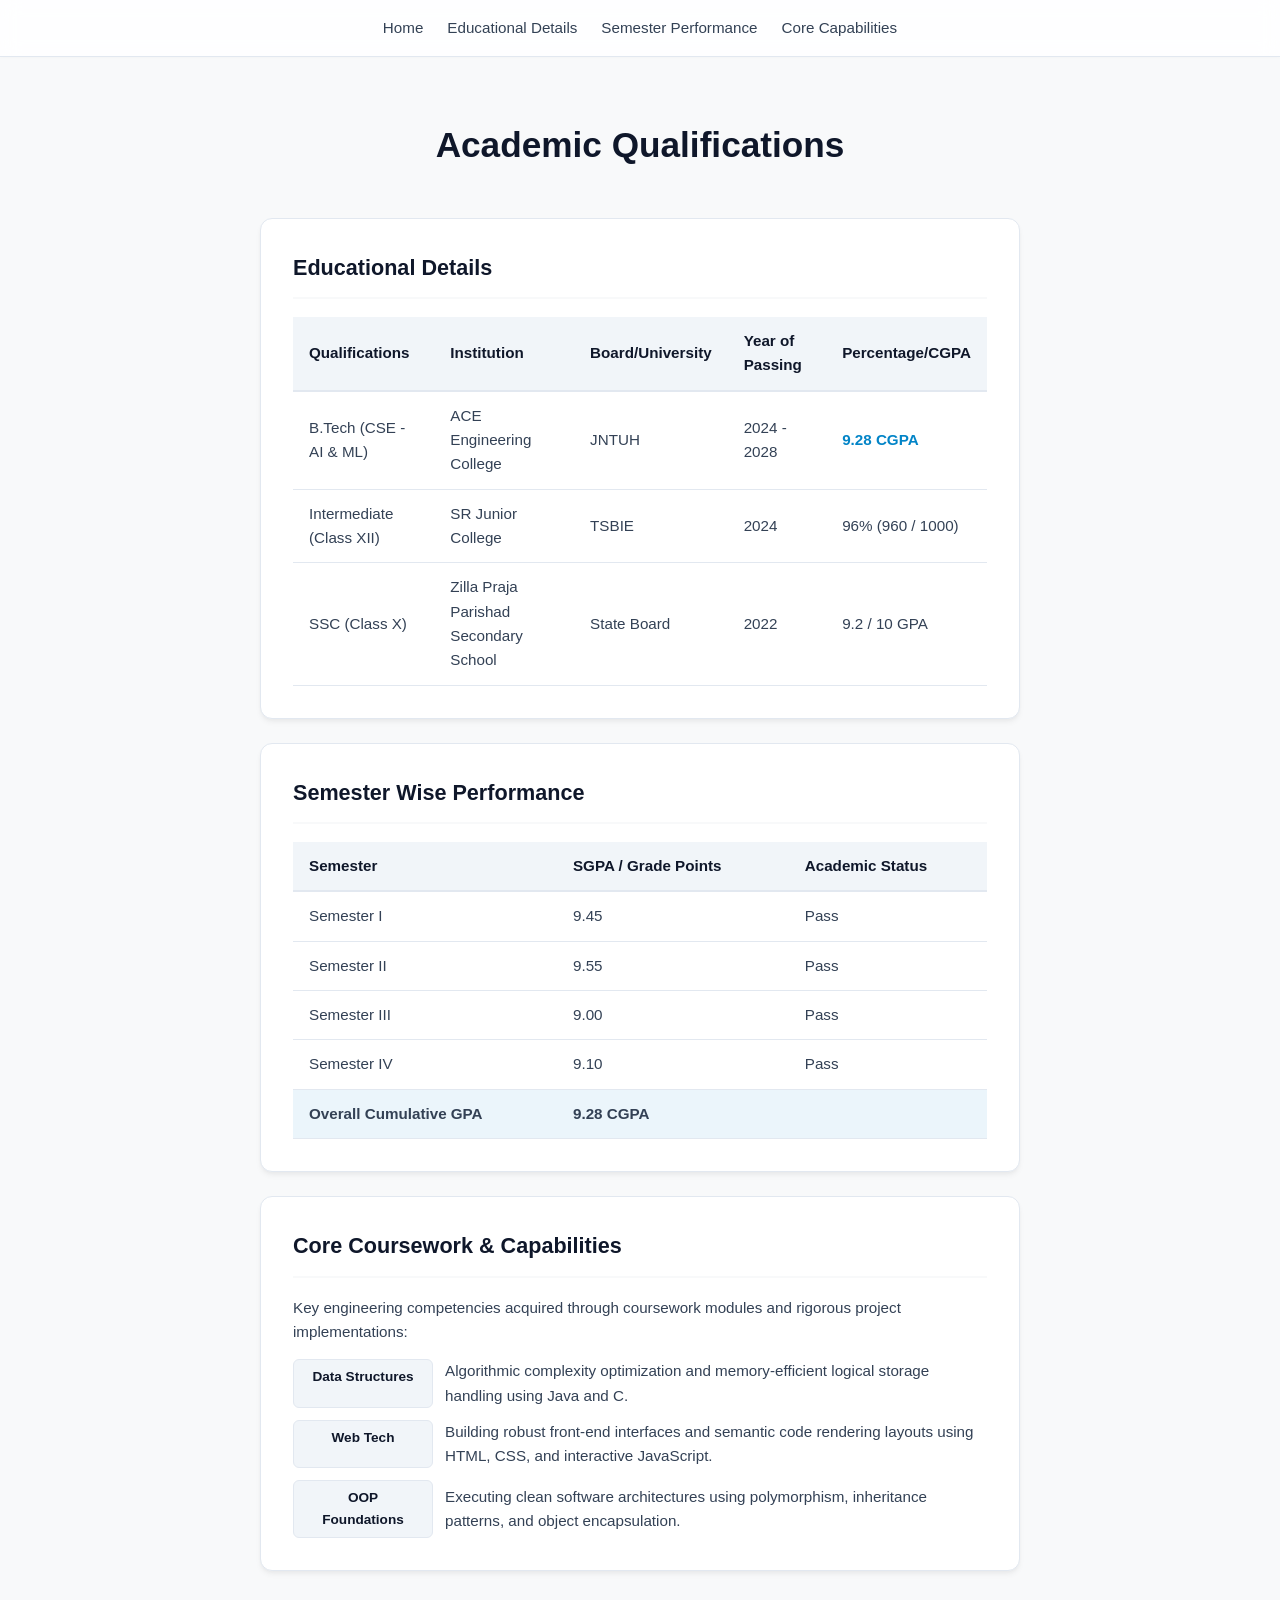
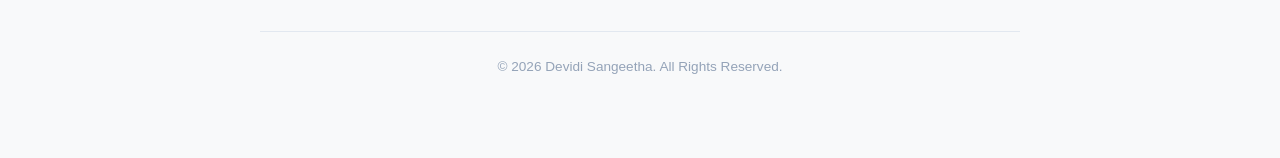
<file: education.html>
<!DOCTYPE html>
<html lang="en">
<head>
  <meta charset="UTF-8">
  <meta name="viewport" content="width=device-width, initial-scale=1.0">
  <title>Devidi Sangeetha | Education</title>
  <style>
    /* Modern Clean Light Theme Palette matching the Main Portfolio */
    :root {
      --bg-main: #f8f9fa;       
      --card-bg: #ffffff;       
      --border-color: #e2e8f0;  
      --text-main: #334155;     
      --text-bright: #0f172a;   
      --accent: #0284c7;        
      --accent-glow: rgba(2, 132, 199, 0.08);
      --table-header-bg: #f1f5f9;
    }

    * {
      box-sizing: border-box;
      margin: 0;
      padding: 0;
    }

    html {
      scroll-behavior: smooth;
    }

    body {
      background-color: var(--bg-main);
      color: var(--text-main);
      font-family: -apple-system, BlinkMacSystemFont, "Segoe UI", Roboto, Helvetica, Arial, sans-serif;
      line-height: 1.6;
      padding-bottom: 60px;
    }

    /* Professional Top Navigation Bar (Identical to Home Page for Seamless Navigation) */
    nav.navigation {
      background-color: rgba(255, 255, 255, 0.85);
      backdrop-filter: blur(10px);
      border-bottom: 1px solid var(--border-color);
      display: flex;
      justify-content: center;
      gap: 24px;
      padding: 16px;
      position: sticky;
      top: 0;
      z-index: 1000;
      box-shadow: 0 1px 3px rgba(0,0,0,0.02);
    }

    nav.navigation a {
      color: var(--text-main);
      font-size: 0.95rem;
      font-weight: 500;
      text-decoration: none;
      transition: color 0.2s ease;
    }

    nav.navigation a:hover {
      color: var(--accent);
    }

    /* Layout Container */
    .container {
      max-width: 800px;
      margin: 0 auto;
      padding: 20px;
    }

    header {
      text-align: center;
      padding: 40px 20px 20px 20px;
    }

    header h1 {
      color: var(--text-bright);
      font-size: 2.2rem;
      font-weight: 700;
    }

    /* Content Panels */
    section {
      background-color: var(--card-bg);
      border: 1px solid var(--border-color);
      border-radius: 12px;
      margin-top: 24px;
      padding: 32px;
      box-shadow: 0 4px 6px -1px rgba(0, 0, 0, 0.05), 0 2px 4px -1px rgba(0, 0, 0, 0.03);
    }

    h2 {
      color: var(--text-bright);
      border-bottom: 2px solid var(--bg-main);
      font-size: 1.35rem;
      padding-bottom: 12px;
      margin-bottom: 18px;
    }

    /* High-End Clean Table Styling replacing raw browser borders */
    table {
      width: 100%;
      border-collapse: collapse;
      margin-top: 10px;
      font-size: 0.95rem;
      text-align: left;
    }

    caption {
      text-align: left;
      font-weight: 600;
      color: var(--text-bright);
      margin-bottom: 10px;
      font-size: 1.05rem;
    }

    th {
      background-color: var(--table-header-bg);
      color: var(--text-bright);
      font-weight: 600;
      padding: 12px 16px;
      border-bottom: 2px solid var(--border-color);
    }

    td {
      padding: 12px 16px;
      border-bottom: 1px solid var(--border-color);
      color: var(--text-main);
    }

    tbody tr:hover {
      background-color: #fafafa;
    }

    .highlight-row {
      font-weight: 600;
      color: var(--accent);
      background-color: var(--accent-glow);
    }

    /* Coursework Grid Cards Layout */
    .coursework-grid {
      display: grid;
      grid-template-columns: 140px 1fr;
      gap: 12px;
      margin-top: 15px;
    }

    .course-badge {
      background-color: var(--table-header-bg);
      color: var(--text-bright);
      font-weight: 600;
      font-size: 0.85rem;
      padding: 6px 12px;
      border-radius: 6px;
      text-align: center;
      border: 1px solid var(--border-color);
      display: inline-block;
    }

    .course-desc {
      font-size: 0.95rem;
      color: var(--text-main);
      align-self: center;
    }

    footer {
      text-align: center;
      margin-top: 60px;
      padding-top: 24px;
      border-top: 1px solid var(--border-color);
      color: #94a3b8;
      font-size: 0.85rem;
    }
  </style>
</head>
<body>

  <!-- Synchronized Navigation Bar -->
  <nav class="navigation"> 
    <a href="index.html">Home</a>
    <a href="#academic-details">Educational Details</a>
    <a href="#performance">Semester Performance</a>
    <a href="#coursework">Core Capabilities</a>
   
  </nav>

  <div class="container">
    <header>
      <h1>Academic Qualifications</h1>
    </header>

    <main>
      <!-- Section 1: Educational Details (Cleaned and Polished) -->
      <section id="academic-details">
        <h2>Educational Details</h2>
        <table>
          <thead>
            <tr>
              <th>Qualifications</th>
              <th>Institution</th>
              <th>Board/University</th>
              <th>Year of Passing</th>
              <th>Percentage/CGPA</th>
            </tr>
          </thead>
          <tbody>
            <tr>
              <td>B.Tech (CSE - AI & ML)</td>
              <td>ACE Engineering College</td>
              <td>JNTUH</td>
              <td>2024 - 2028</td>
              <td style="font-weight: 600; color: var(--accent);">9.28 CGPA</td>
            </tr>
            <tr>
              <td>Intermediate (Class XII)</td>
              <td>SR Junior College</td>
              <td>TSBIE</td>
              <td>2024</td>
              <td>96% (960 / 1000)</td>
            </tr>
            <tr>
              <td>SSC (Class X)</td>
              <td>Zilla Praja Parishad Secondary School</td>
              <td>State Board</td>
              <td>2022</td>
              <td>9.2 / 10 GPA</td>
            </tr>
          </tbody>
        </table>
      </section>

      <!-- Section 2: Semester Wise Performance -->
      <section id="performance">
        <h2>Semester Wise Performance</h2>
        <table>
          <thead>
            <tr>
              <th>Semester</th>
              <th>SGPA / Grade Points</th>
              <th>Academic Status</th>
            </tr>
          </thead>
          <tbody>
            <tr>
              <td>Semester I</td>
              <td>9.45</td>
              <td>Pass </td>
            </tr>
            <tr>
              <td>Semester II</td>
              <td>9.55</td>
              <td>Pass</td>
            </tr>
            <tr>
              <td>Semester III</td>
              <td>9.00</td>
              <td>Pass </td>
            </tr>
            <tr>
              <td>Semester IV</td>
              <td>9.10</td>
              <td>Pass</td>
            </tr>
            <tr class="highlight-row">
              <td>Overall Cumulative GPA</td>
              <td>9.28 CGPA</td>
             <td></td>
            </tr>
          </tbody>
        </table>
      </section>

      <!-- Custom High-Value Section Added: Core Engineering Capabilities -->
      <section id="coursework">
        <h2>Core Coursework & Capabilities</h2>
        <p style="margin-bottom: 15px; font-size: 0.95rem;">Key engineering competencies acquired through coursework modules and rigorous project implementations:</p>
        
        <div class="coursework-grid">
          <div class="course-badge">Data Structures</div>
          <div class="course-desc">Algorithmic complexity optimization and memory-efficient logical storage handling using Java and C.</div>
          
          <div class="course-badge">Web Tech</div>
          <div class="course-desc">Building robust front-end interfaces and semantic code rendering layouts using HTML, CSS, and interactive JavaScript.</div>
          
        
          
          <div class="course-badge">OOP Foundations</div>
          <div class="course-desc">Executing clean software architectures using polymorphism, inheritance patterns, and object encapsulation.</div>
        </div>
      </section>

      <footer>
        <p>&copy; 2026 Devidi Sangeetha. All Rights Reserved.</p>
      </footer>
    </main>
  </div>

</body>
</html>
</file>
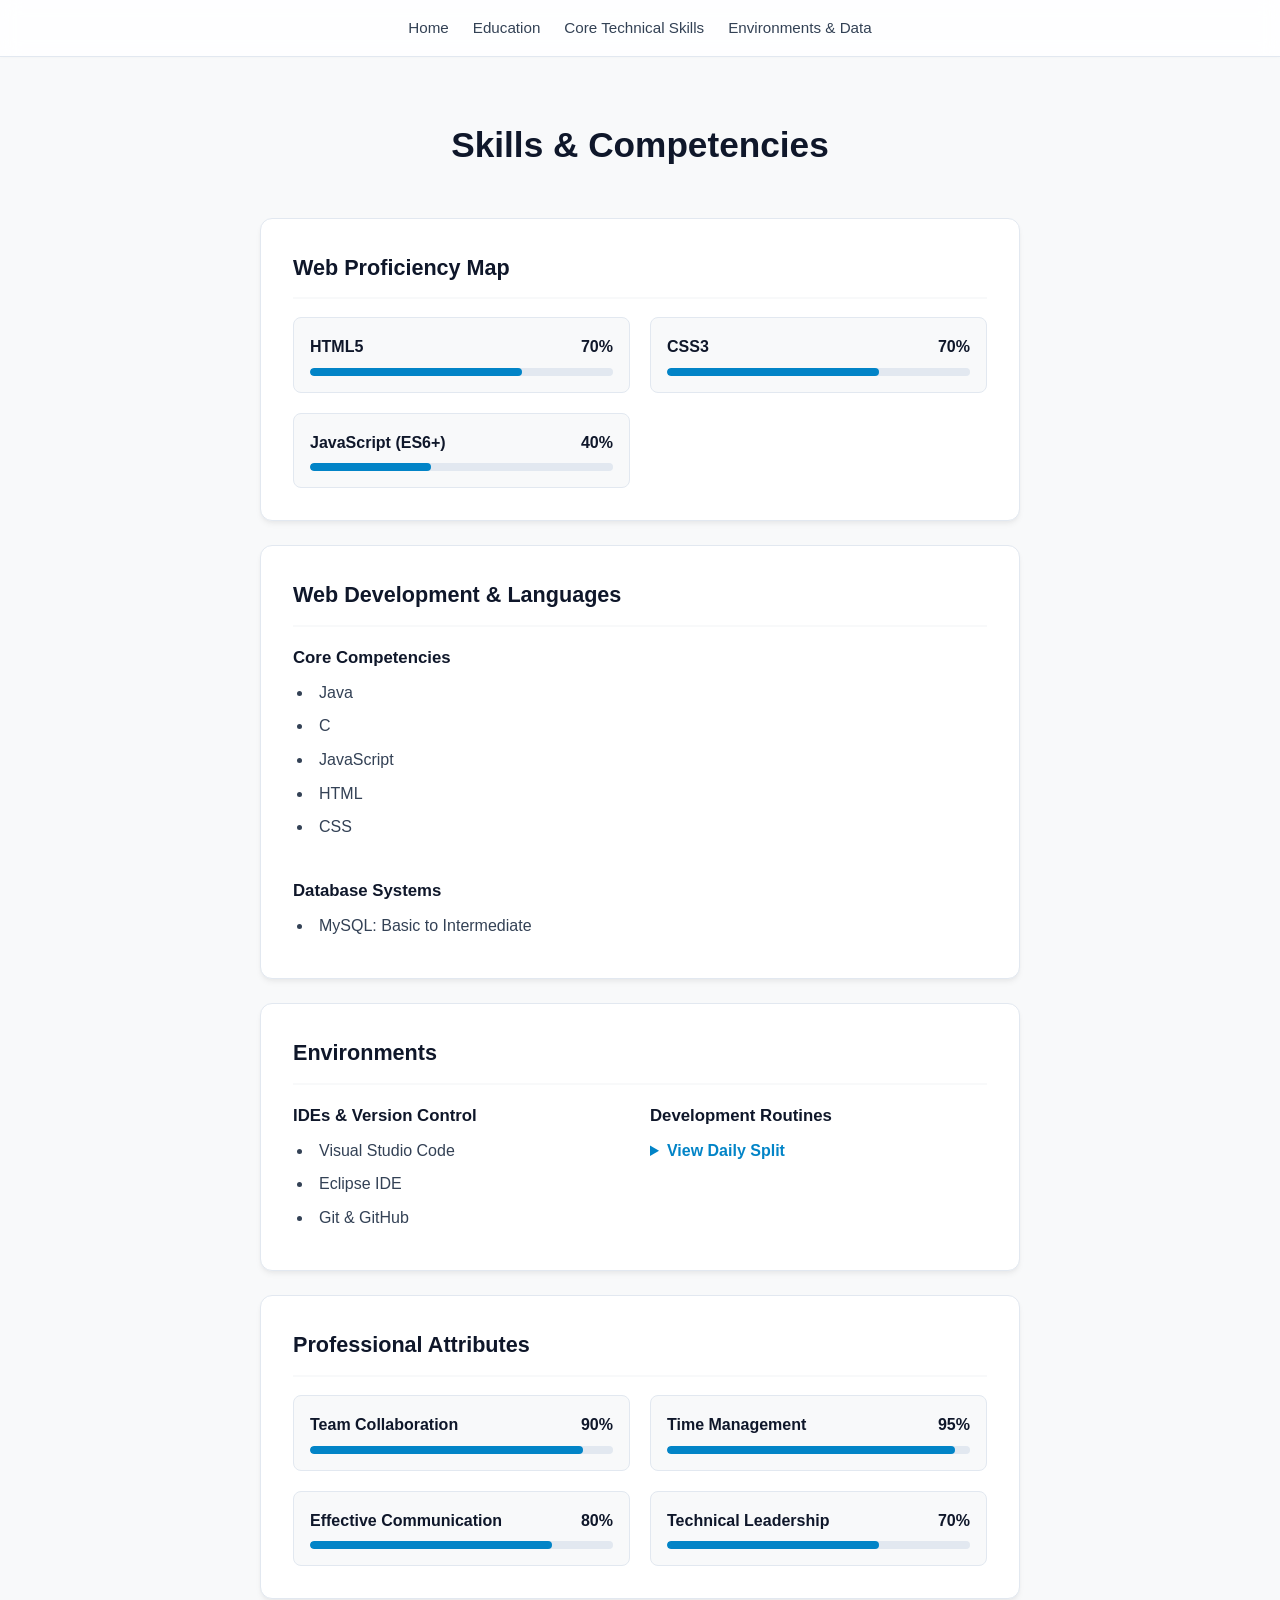
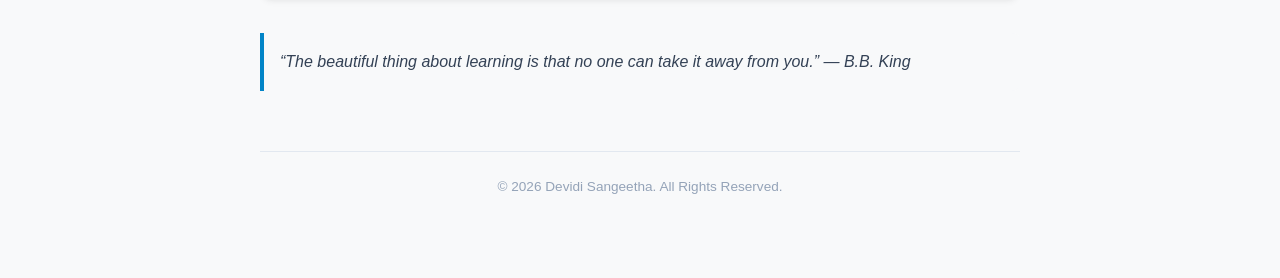
<file: skills.html>
<!DOCTYPE html>
<html lang="en">
<head>
  <meta charset="UTF-8">
  <meta name="viewport" content="width=device-width, initial-scale=1.0">
  <title>Devidi Sangeetha | Skills</title>
  <style>
    /* Modern Clean Light Theme Palette matching your Portfolio */
    :root {
      --bg-main: #f8f9fa;       
      --card-bg: #ffffff;       
      --border-color: #e2e8f0;  
      --text-main: #334155;     
      --text-bright: #0f172a;   
      --accent: #0284c7;        
      --accent-glow: rgba(2, 132, 199, 0.08);
      --meter-bg: #e2e8f0;
    }

    * {
      box-sizing: border-box;
      margin: 0;
      padding: 0;
    }

    html {
      scroll-behavior: smooth;
    }

    body {
      background-color: var(--bg-main);
      color: var(--text-main);
      font-family: -apple-system, BlinkMacSystemFont, "Segoe UI", Roboto, Helvetica, Arial, sans-serif;
      line-height: 1.6;
      padding-bottom: 60px;
    }

    /* Synchronized Navigation Header Bar */
    nav.navigation {
      background-color: rgba(255, 255, 255, 0.85);
      backdrop-filter: blur(10px);
      border-bottom: 1px solid var(--border-color);
      display: flex;
      justify-content: center;
      gap: 24px;
      padding: 16px;
      position: sticky;
      top: 0;
      z-index: 1000;
      box-shadow: 0 1px 3px rgba(0,0,0,0.02);
    }

    nav.navigation a {
      color: var(--text-main);
      font-size: 0.95rem;
      font-weight: 500;
      text-decoration: none;
      transition: color 0.2s ease;
    }

    nav.navigation a:hover {
      color: var(--accent);
    }

    /* Layout Container */
    .container {
      max-width: 800px;
      margin: 0 auto;
      padding: 20px;
    }

    header {
      text-align: center;
      padding: 40px 20px 20px 20px;
    }

    header h1 {
      color: var(--text-bright);
      font-size: 2.2rem;
      font-weight: 700;
    }

    /* Content Panels */
    section {
      background-color: var(--card-bg);
      border: 1px solid var(--border-color);
      border-radius: 12px;
      margin-top: 24px;
      padding: 32px;
      box-shadow: 0 4px 6px -1px rgba(0, 0, 0, 0.05), 0 2px 4px -1px rgba(0, 0, 0, 0.03);
    }

    h2 {
      color: var(--text-bright);
      border-bottom: 2px solid var(--bg-main);
      font-size: 1.35rem;
      padding-bottom: 12px;
      margin-bottom: 18px;
    }

    /* Beautiful Skill Grid & Progress Bar Layout */
    .skills-grid {
      display: grid;
      grid-template-columns: 1fr;
      gap: 20px;
      margin-top: 10px;
    }

    @media(min-width: 600px) {
      .skills-grid {
        grid-template-columns: 1fr 1fr;
      }
    }

    .skill-bar-wrapper {
      background: var(--bg-main);
      padding: 16px;
      border-radius: 8px;
      border: 1px solid var(--border-color);
    }

    .skill-label-row {
      display: flex;
      justify-content: space-between;
      align-items: center;
      margin-bottom: 8px;
      font-weight: 600;
      color: var(--text-bright);
    }

    /* Progress bars */
    .custom-progress-bg {
      background-color: var(--meter-bg);
      border-radius: 10px;
      height: 8px;
      width: 100%;
      overflow: hidden;
    }

    .custom-progress-fill {
      background-color: var(--accent);
      height: 100%;
      border-radius: 10px;
    }

    ul, ol {
      list-style-position: inside;
      margin-left: 4px;
    }

    li {
      margin-bottom: 8px;
    }

    summary {
      font-weight: 600;
      color: var(--accent);
      cursor: pointer;
      outline: none;
      margin-bottom: 10px;
    }

    blockquote {
      border-left: 4px solid var(--accent);
      background-color: var(--bg-main);
      padding: 16px;
      font-style: italic;
      border-radius: 0 8px 8px 0;
    }

    footer {
      text-align: center;
      margin-top: 60px;
      padding-top: 24px;
      border-top: 1px solid var(--border-color);
      color: #94a3b8;
      font-size: 0.85rem;
    }
  </style>
</head>
<body>

  <!-- Floating Navigation Bar -->
  <nav class="navigation"> 
    <a href="index.html">Home</a>
    <a href="education.html">Education</a>
    <a href="#tech-skills">Core Technical Skills</a>
    <a href="#environments">Environments & Data</a>
  </nav>

  <div class="container">
    <header>
      <h1>Skills & Competencies</h1>
    </header>

    <main>
      <!-- Core Technical Skills (Updated to HTML 70%, CSS 70%, JS 40%) -->
      <section id="tech-skills">
        <h2>Web Proficiency Map</h2>
        <div class="skills-grid">
          
          <div class="skill-bar-wrapper">
            <div class="skill-label-row"><span>HTML5</span><span>70%</span></div>
            <div class="custom-progress-bg"><div class="custom-progress-fill" style="width: 70%;"></div></div>
          </div>

          <div class="skill-bar-wrapper">
            <div class="skill-label-row"><span>CSS3</span><span>70%</span></div>
            <div class="custom-progress-bg"><div class="custom-progress-fill" style="width: 70%;"></div></div>
          </div>

          <div class="skill-bar-wrapper">
            <div class="skill-label-row"><span>JavaScript (ES6+)</span><span>40%</span></div>
            <div class="custom-progress-bg"><div class="custom-progress-fill" style="width: 40%;"></div></div>
          </div>

        </div>
      </section>

      <!-- Web Development & Core Languages Section -->
      <section>
        <h2>Web Development & Languages</h2>
        <div style="display: grid; grid-template-columns: 1fr; gap: 20px; margin-top: 10px;">
          <div>
            <h3 style="font-size: 1.05rem; color: var(--text-bright); margin-bottom: 8px;">Core Competencies</h3>
            <ul>
              <li>Java</li>
              <li>C</li>
              <li>JavaScript</li>
              <li>HTML</li>
              <li>CSS</li>
            </ul>
          </div>
          <div style="margin-top: 10px;">
            <h3 style="font-size: 1.05rem; color: var(--text-bright); margin-bottom: 8px;">Database Systems</h3>
            <ul>
              <li>MySQL: Basic to Intermediate</li>
            </ul>
          </div>
        </div>
      </section>

      <!-- Environments & Workflows (Renamed and Streamlined) -->
      <section id="environments">
        <h2>Environments</h2>
        <div style="display: grid; grid-template-columns: 1fr 1fr; gap: 20px; margin-top: 10px;">
          <div>
            <h3 style="font-size: 1.05rem; color: var(--text-bright); margin-bottom: 8px;">IDEs & Version Control</h3>
            <ul>
              <li>Visual Studio Code</li>
              <li>Eclipse IDE</li>
              <li>Git & GitHub</li>
            </ul>
          </div>
          <div>
            <h3 style="font-size: 1.05rem; color: var(--text-bright); margin-bottom: 8px;">Development Routines</h3>
            <details>
              <summary>View Daily Split</summary>
              <ul>
                <li>Problem Solving Logic: 5 Hours</li>
                <li>Web Interface Engineering: 3 Hours</li>
              </ul>
            </details>
          </div>
        </div>
      </section>

      <!-- Professional / Soft Skills Row -->
      <section>
        <h2>Professional Attributes</h2>
        <div class="skills-grid">
          <div class="skill-bar-wrapper">
            <div class="skill-label-row"><span>Team Collaboration</span><span>90%</span></div>
            <div class="custom-progress-bg"><div class="custom-progress-fill" style="width: 90%;"></div></div>
          </div>
          <div class="skill-bar-wrapper">
            <div class="skill-label-row"><span>Time Management</span><span>95%</span></div>
            <div class="custom-progress-bg"><div class="custom-progress-fill" style="width: 95%;"></div></div>
          </div>
          <div class="skill-bar-wrapper">
            <div class="skill-label-row"><span>Effective Communication</span><span>80%</span></div>
            <div class="custom-progress-bg"><div class="custom-progress-fill" style="width: 80%;"></div></div>
          </div>
          <div class="skill-bar-wrapper">
            <div class="skill-label-row"><span>Technical Leadership</span><span>70%</span></div>
            <div class="custom-progress-bg"><div class="custom-progress-fill" style="width: 70%;"></div></div>
          </div>
        </div>
      </section>

      <!-- Philosophy Quote Block -->
      <section style="border: none; background-color: transparent; box-shadow: none; padding: 10px 0 0 0;">
        <blockquote>
          <q>The beautiful thing about learning is that no one can take it away from you.</q> — B.B. King
        </blockquote>
      </section>

      <footer>
        <p>&copy; 2026 Devidi Sangeetha. All Rights Reserved.</p>
      </footer>
    </main>
  </div>

</body>
</html>
</file>
